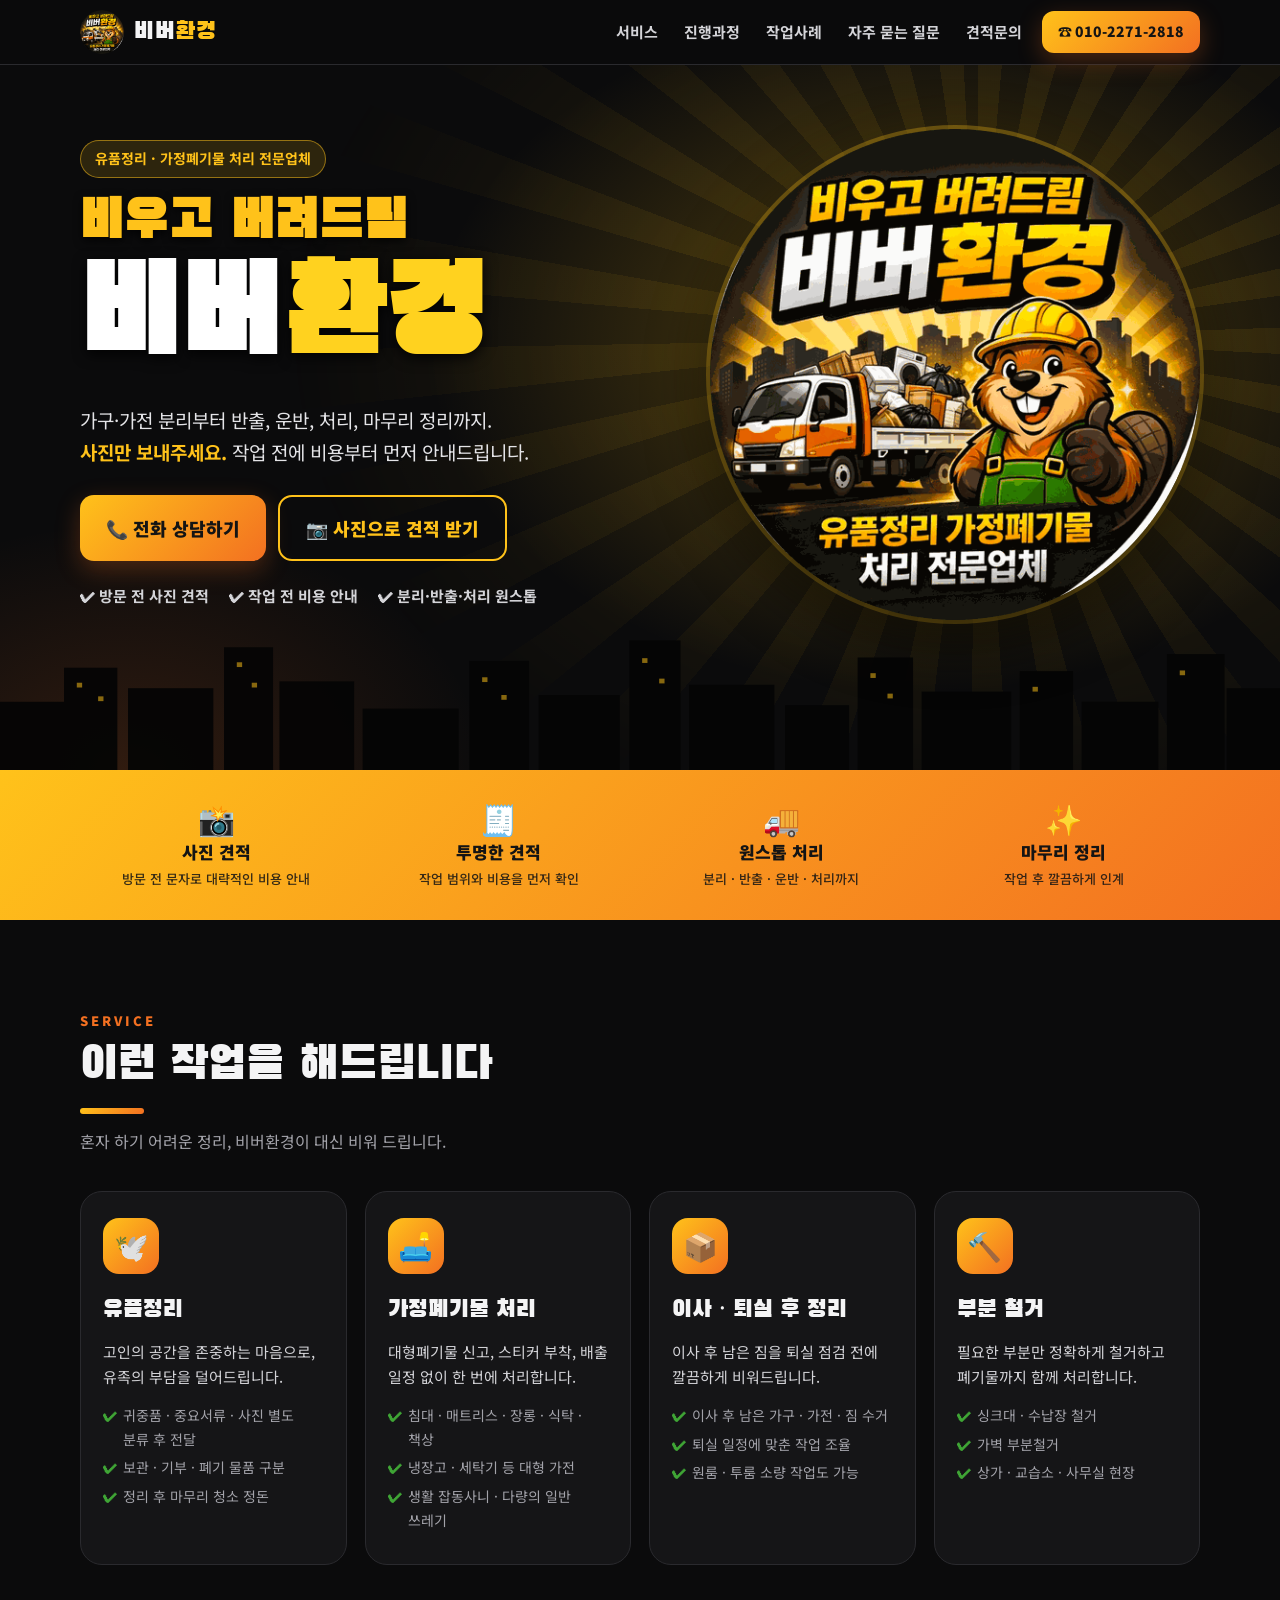
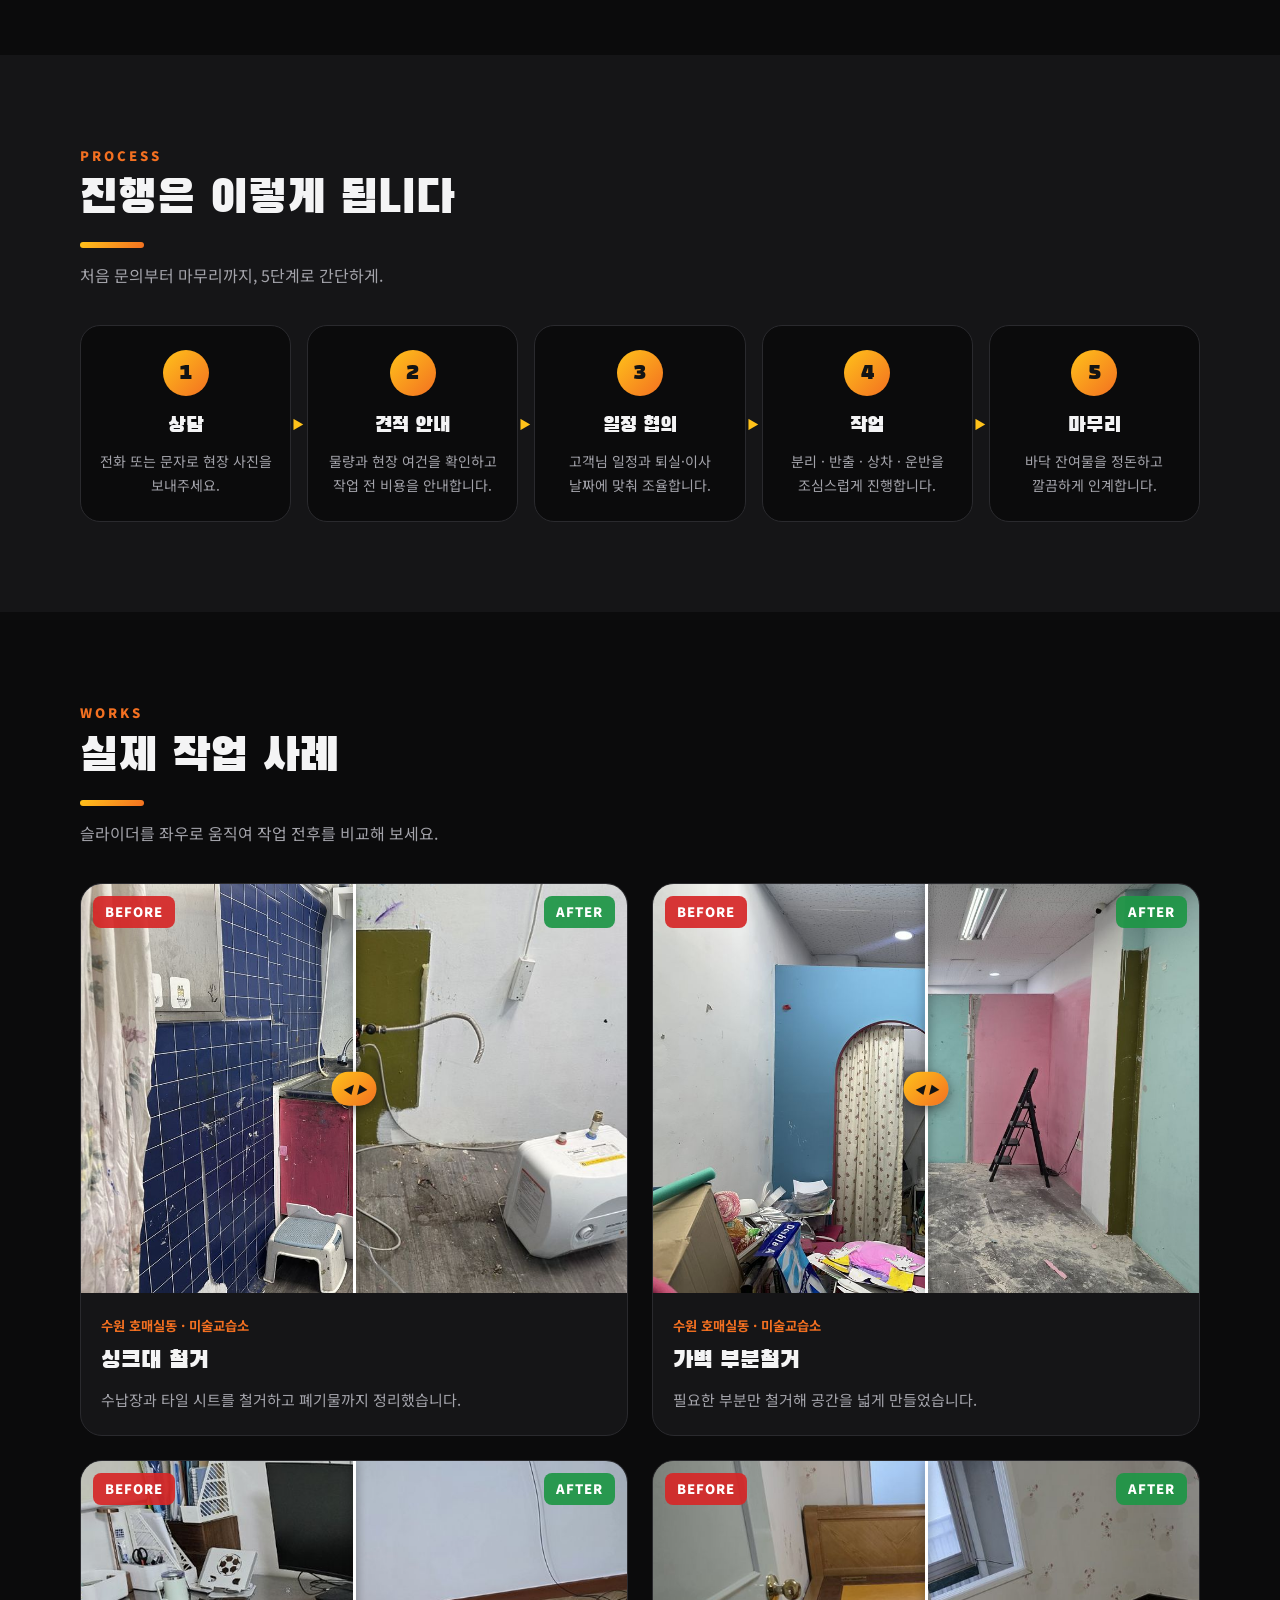
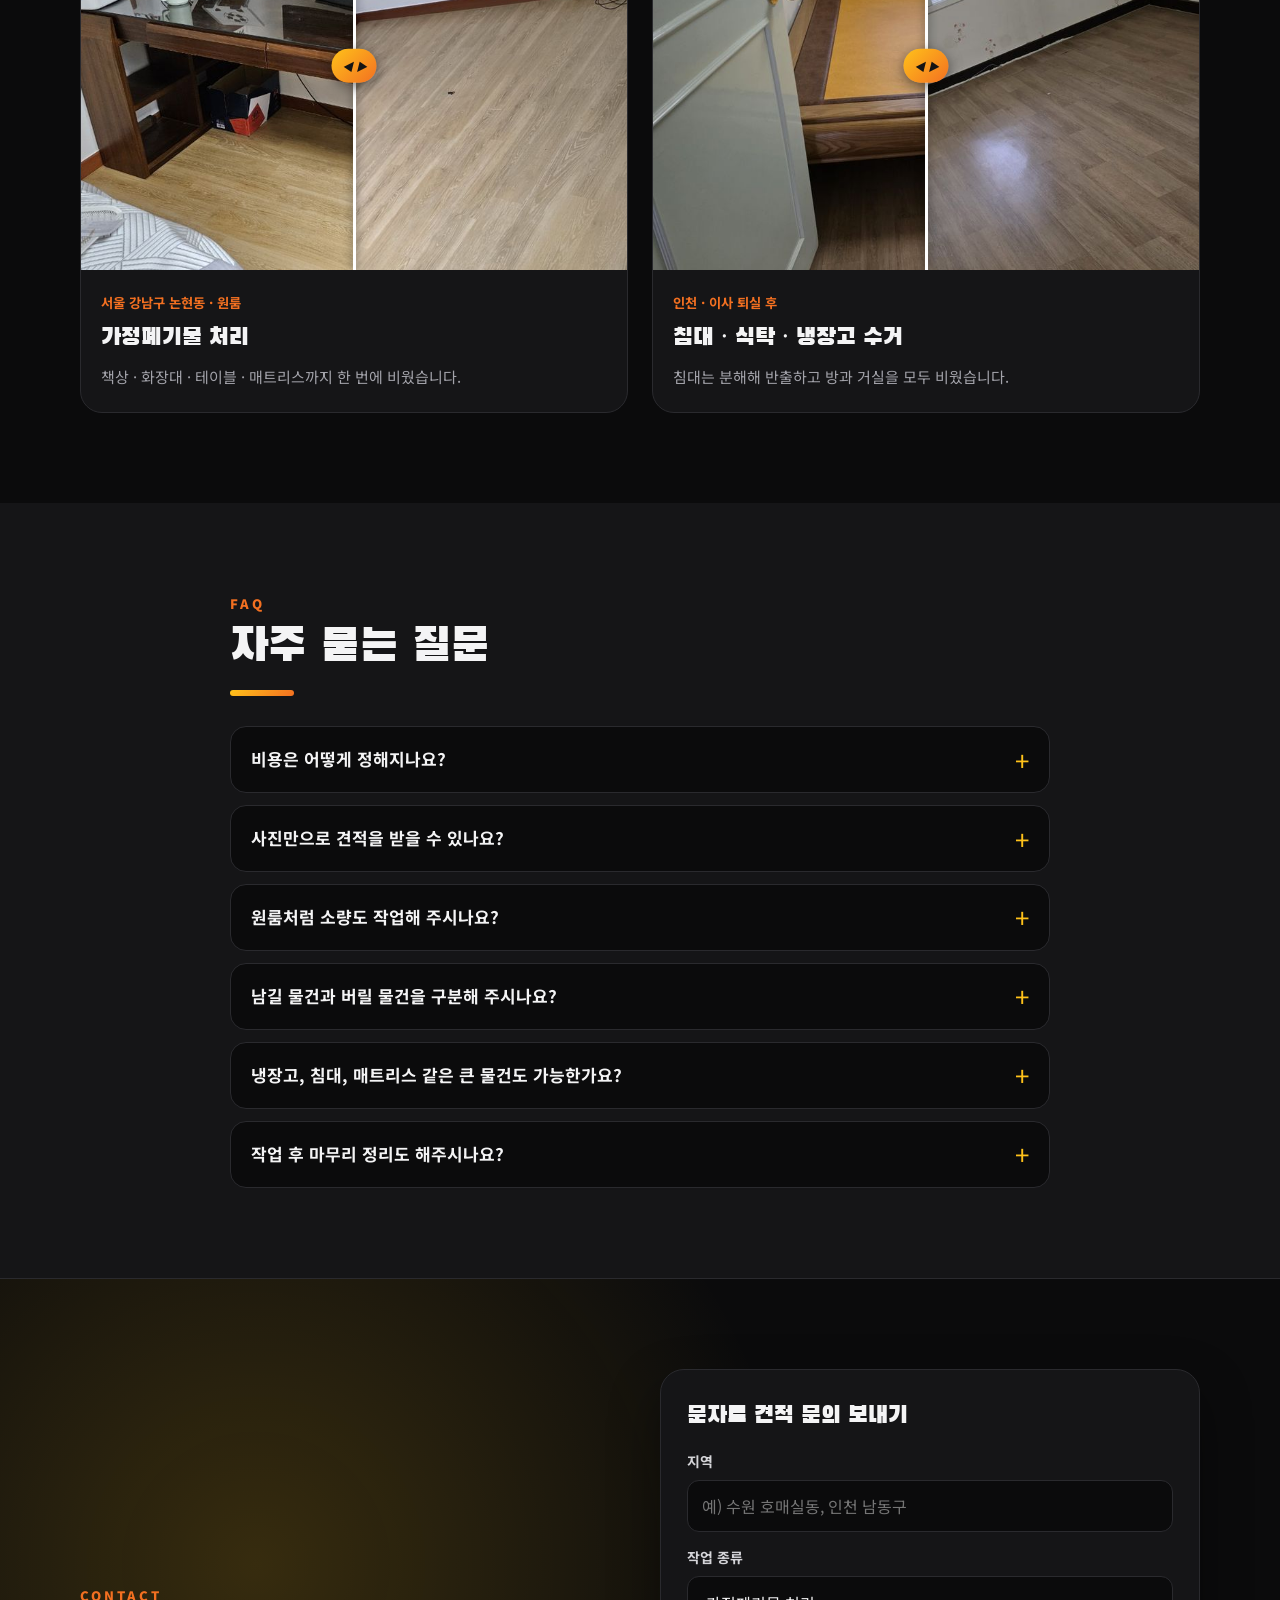
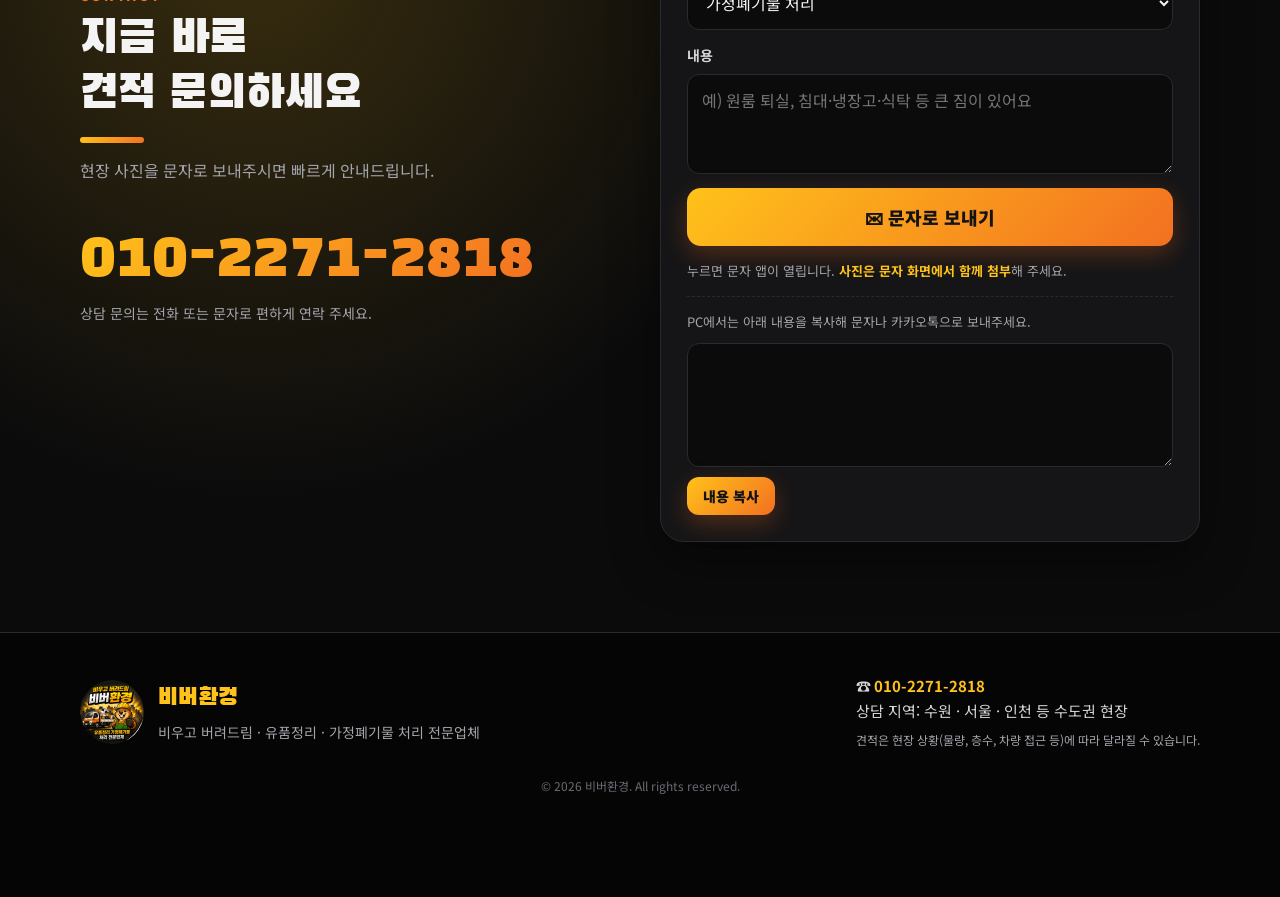
<file: index.html>
<!doctype html>
<html lang="ko">
<head>
<meta charset="utf-8">
<meta name="viewport" content="width=device-width, initial-scale=1">
<title>비버환경 | 유품정리 · 가정폐기물 처리 전문업체</title>
<meta name="description" content="비우고 버려드림, 비버환경. 유품정리, 가정폐기물 처리, 이사·퇴실 후 폐기물 정리, 싱크대·가벽 부분철거까지 한 번에 해결합니다. 사진 견적 상담 010-2271-2818">
<meta name="theme-color" content="#0b0b0c">
<meta property="og:type" content="website">
<meta property="og:title" content="비버환경 | 유품정리 · 가정폐기물 처리 전문업체">
<meta property="og:description" content="비우고 버려드림. 유품정리, 가정폐기물 처리, 이사·퇴실 후 정리, 부분철거. 사진 견적 상담 010-2271-2818">
<meta property="og:image" content="https://aa64446452-creator.github.io/beaver-env/og.jpg">
<link rel="icon" href="favicon.png">
<link rel="apple-touch-icon" href="favicon.png">
<link rel="preconnect" href="https://fonts.googleapis.com">
<link rel="preconnect" href="https://fonts.gstatic.com" crossorigin>
<link href="https://fonts.googleapis.com/css2?family=Black+Han+Sans&family=Noto+Sans+KR:wght@400;500;700;900&display=swap" rel="stylesheet">
<link rel="stylesheet" href="style.css?v=4">
<script type="application/ld+json">
{
  "@context": "https://schema.org",
  "@type": "LocalBusiness",
  "name": "비버환경",
  "description": "유품정리, 가정폐기물 처리, 이사·퇴실 후 폐기물 정리, 부분철거 전문업체",
  "telephone": "+82-10-2271-2818",
  "areaServed": ["수원", "서울 강남구", "인천"]
}
</script>
</head>
<body>
<script>document.documentElement.classList.add('js');</script>

<header class="nav" id="top">
  <a class="nav-logo" href="#top" aria-label="비버환경 홈">
    <img src="logo.png" alt="" width="44" height="44">
    <span>비버<em>환경</em></span>
  </a>
  <nav class="nav-links" aria-label="주요 메뉴">
    <a href="#services">서비스</a>
    <a href="#process">진행과정</a>
    <a href="#cases">작업사례</a>
    <a href="#faq">자주 묻는 질문</a>
    <a href="#contact">견적문의</a>
  </nav>
  <a class="btn btn-sm" href="tel:01022712818">☎ 010-2271-2818</a>
</header>

<main>
<!-- HERO -->
<section class="hero">
  <div class="rays" aria-hidden="true"></div>
  <svg class="skyline" viewBox="0 0 1200 220" preserveAspectRatio="none" aria-hidden="true">
    <g fill="#050505">
      <rect x="0" y="120" width="70" height="100"/><rect x="60" y="70" width="50" height="150"/>
      <rect x="120" y="100" width="80" height="120"/><rect x="210" y="40" width="46" height="180"/>
      <rect x="262" y="90" width="70" height="130"/><rect x="340" y="130" width="90" height="90"/>
      <rect x="440" y="60" width="56" height="160"/><rect x="505" y="110" width="76" height="110"/>
      <rect x="590" y="30" width="48" height="190"/><rect x="646" y="95" width="80" height="125"/>
      <rect x="736" y="125" width="60" height="95"/><rect x="804" y="55" width="52" height="165"/>
      <rect x="864" y="105" width="84" height="115"/><rect x="956" y="75" width="50" height="145"/>
      <rect x="1014" y="120" width="72" height="100"/><rect x="1094" y="50" width="54" height="170"/>
      <rect x="1150" y="100" width="50" height="120"/>
    </g>
    <g fill="#FFC21A" opacity=".55">
      <rect x="72" y="92" width="5" height="7"/><rect x="92" y="112" width="5" height="7"/>
      <rect x="222" y="62" width="5" height="7"/><rect x="236" y="92" width="5" height="7"/>
      <rect x="452" y="84" width="5" height="7"/><rect x="470" y="110" width="5" height="7"/>
      <rect x="602" y="56" width="5" height="7"/><rect x="618" y="86" width="5" height="7"/>
      <rect x="816" y="78" width="5" height="7"/><rect x="832" y="108" width="5" height="7"/>
      <rect x="968" y="98" width="5" height="7"/><rect x="1106" y="74" width="5" height="7"/>
    </g>
  </svg>

  <div class="wrap hero-grid">
    <div class="hero-text">
      <p class="chip">유품정리 · 가정폐기물 처리 전문업체</p>
      <h1>
        <span class="slogan">비우고 버려드림</span>
        <span class="brand">비버<em>환경</em></span>
      </h1>
      <p class="lead">가구·가전 분리부터 반출, 운반, 처리, 마무리 정리까지.<br>
        <strong>사진만 보내주세요.</strong> 작업 전에 비용부터 먼저 안내드립니다.</p>
      <div class="cta">
        <a class="btn btn-lg" href="tel:01022712818">📞 전화 상담하기</a>
        <a class="btn btn-lg btn-ghost" href="#contact">📷 사진으로 견적 받기</a>
      </div>
      <ul class="hero-points">
        <li>✔ 방문 전 사진 견적</li>
        <li>✔ 작업 전 비용 안내</li>
        <li>✔ 분리·반출·처리 원스톱</li>
      </ul>
    </div>
    <div class="hero-logo">
      <div class="glow" aria-hidden="true"></div>
      <img src="logo.png" alt="비버환경 - 비우고 버려드림, 유품정리 가정폐기물 처리 전문업체" width="520" height="520">
    </div>
  </div>
</section>

<!-- TRUST -->
<section class="trust">
  <div class="wrap trust-grid">
    <div class="reveal"><b>📸</b><strong>사진 견적</strong><span>방문 전 문자로 대략적인 비용 안내</span></div>
    <div class="reveal"><b>🧾</b><strong>투명한 견적</strong><span>작업 범위와 비용을 먼저 확인</span></div>
    <div class="reveal"><b>🚚</b><strong>원스톱 처리</strong><span>분리 · 반출 · 운반 · 처리까지</span></div>
    <div class="reveal"><b>✨</b><strong>마무리 정리</strong><span>작업 후 깔끔하게 인계</span></div>
  </div>
</section>

<!-- SERVICES -->
<section class="sec" id="services">
  <div class="wrap">
    <p class="eyebrow">SERVICE</p>
    <h2>이런 작업을 해드립니다</h2>
    <p class="sub">혼자 하기 어려운 정리, 비버환경이 대신 비워 드립니다.</p>

    <div class="cards">
      <article class="card reveal">
        <div class="ico">🕊️</div>
        <h3>유품정리</h3>
        <p>고인의 공간을 존중하는 마음으로, 유족의 부담을 덜어드립니다.</p>
        <ul>
          <li>귀중품 · 중요서류 · 사진 별도 분류 후 전달</li>
          <li>보관 · 기부 · 폐기 물품 구분</li>
          <li>정리 후 마무리 청소 정돈</li>
        </ul>
      </article>
      <article class="card reveal">
        <div class="ico">🛋️</div>
        <h3>가정폐기물 처리</h3>
        <p>대형폐기물 신고, 스티커 부착, 배출 일정 없이 한 번에 처리합니다.</p>
        <ul>
          <li>침대 · 매트리스 · 장롱 · 식탁 · 책상</li>
          <li>냉장고 · 세탁기 등 대형 가전</li>
          <li>생활 잡동사니 · 다량의 일반 쓰레기</li>
        </ul>
      </article>
      <article class="card reveal">
        <div class="ico">📦</div>
        <h3>이사 · 퇴실 후 정리</h3>
        <p>이사 후 남은 짐을 퇴실 점검 전에 깔끔하게 비워드립니다.</p>
        <ul>
          <li>이사 후 남은 가구 · 가전 · 짐 수거</li>
          <li>퇴실 일정에 맞춘 작업 조율</li>
          <li>원룸 · 투룸 소량 작업도 가능</li>
        </ul>
      </article>
      <article class="card reveal">
        <div class="ico">🔨</div>
        <h3>부분 철거</h3>
        <p>필요한 부분만 정확하게 철거하고 폐기물까지 함께 처리합니다.</p>
        <ul>
          <li>싱크대 · 수납장 철거</li>
          <li>가벽 부분철거</li>
          <li>상가 · 교습소 · 사무실 현장</li>
        </ul>
      </article>
    </div>
  </div>
</section>

<!-- PROCESS -->
<section class="sec sec-alt" id="process">
  <div class="wrap">
    <p class="eyebrow">PROCESS</p>
    <h2>진행은 이렇게 됩니다</h2>
    <p class="sub">처음 문의부터 마무리까지, 5단계로 간단하게.</p>
    <ol class="steps">
      <li class="reveal"><span>1</span><h3>상담</h3><p>전화 또는 문자로 현장 사진을 보내주세요.</p></li>
      <li class="reveal"><span>2</span><h3>견적 안내</h3><p>물량과 현장 여건을 확인하고 작업 전 비용을 안내합니다.</p></li>
      <li class="reveal"><span>3</span><h3>일정 협의</h3><p>고객님 일정과 퇴실·이사 날짜에 맞춰 조율합니다.</p></li>
      <li class="reveal"><span>4</span><h3>작업</h3><p>분리 · 반출 · 상차 · 운반을 조심스럽게 진행합니다.</p></li>
      <li class="reveal"><span>5</span><h3>마무리</h3><p>바닥 잔여물을 정돈하고 깔끔하게 인계합니다.</p></li>
    </ol>
  </div>
</section>

<!-- CASES -->
<section class="sec" id="cases">
  <div class="wrap">
    <p class="eyebrow">WORKS</p>
    <h2>실제 작업 사례</h2>
    <p class="sub">슬라이더를 좌우로 움직여 작업 전후를 비교해 보세요.</p>

    <div class="case-grid">
      <article class="case reveal">
        <figure class="ba" style="--p:50%">
          <img class="after" src="sink-after.jpg" alt="싱크대 철거 후" loading="lazy">
          <img class="before" src="sink-before.jpg" alt="싱크대 철거 전" loading="lazy">
          <span class="tag tag-b">BEFORE</span><span class="tag tag-a">AFTER</span>
          <i class="knob" aria-hidden="true"></i>
          <input type="range" min="0" max="100" value="50" aria-label="싱크대 철거 전후 비교">
        </figure>
        <div class="case-body"><small>수원 호매실동 · 미술교습소</small><h3>싱크대 철거</h3><p>수납장과 타일 시트를 철거하고 폐기물까지 정리했습니다.</p></div>
      </article>

      <article class="case reveal">
        <figure class="ba" style="--p:50%">
          <img class="after" src="wall-after.jpg" alt="가벽 부분철거 후" loading="lazy">
          <img class="before" src="wall-before.jpg" alt="가벽 부분철거 전" loading="lazy">
          <span class="tag tag-b">BEFORE</span><span class="tag tag-a">AFTER</span>
          <i class="knob" aria-hidden="true"></i>
          <input type="range" min="0" max="100" value="50" aria-label="가벽 부분철거 전후 비교">
        </figure>
        <div class="case-body"><small>수원 호매실동 · 미술교습소</small><h3>가벽 부분철거</h3><p>필요한 부분만 철거해 공간을 넓게 만들었습니다.</p></div>
      </article>

      <article class="case reveal">
        <figure class="ba" style="--p:50%">
          <img class="after" style="object-position:50% 28%" src="room-after.jpg" alt="원룸 폐기물 수거 후" loading="lazy">
          <img class="before" src="room-before.jpg" alt="원룸 폐기물 수거 전" loading="lazy">
          <span class="tag tag-b">BEFORE</span><span class="tag tag-a">AFTER</span>
          <i class="knob" aria-hidden="true"></i>
          <input type="range" min="0" max="100" value="50" aria-label="원룸 가정폐기물 처리 전후 비교">
        </figure>
        <div class="case-body"><small>서울 강남구 논현동 · 원룸</small><h3>가정폐기물 처리</h3><p>책상 · 화장대 · 테이블 · 매트리스까지 한 번에 비웠습니다.</p></div>
      </article>

      <article class="case reveal">
        <figure class="ba" style="--p:50%">
          <img class="after" style="object-position:50% 30%" src="move-after.jpg" alt="이사 퇴실 후 침실 정리 완료" loading="lazy">
          <img class="before" src="move-before.jpg" alt="이사 퇴실 후 침대 수거 전" loading="lazy">
          <span class="tag tag-b">BEFORE</span><span class="tag tag-a">AFTER</span>
          <i class="knob" aria-hidden="true"></i>
          <input type="range" min="0" max="100" value="50" aria-label="이사 퇴실 후 정리 전후 비교">
        </figure>
        <div class="case-body"><small>인천 · 이사 퇴실 후</small><h3>침대 · 식탁 · 냉장고 수거</h3><p>침대는 분해해 반출하고 방과 거실을 모두 비웠습니다.</p></div>
      </article>
    </div>
  </div>
</section>

<!-- FAQ -->
<section class="sec sec-alt" id="faq">
  <div class="wrap narrow">
    <p class="eyebrow">FAQ</p>
    <h2>자주 묻는 질문</h2>
    <div class="faq">
      <details class="reveal"><summary>비용은 어떻게 정해지나요?</summary>
        <p>폐기물의 양과 종류, 층수와 엘리베이터 유무, 차량 접근 및 주차 여건에 따라 달라집니다. 사진이나 방문으로 확인한 뒤 <b>작업 전에 먼저</b> 범위와 비용을 안내드립니다.</p></details>
      <details class="reveal"><summary>사진만으로 견적을 받을 수 있나요?</summary>
        <p>네, 방 전체와 버릴 물건이 보이도록 문자로 보내주시면 대략적인 비용을 안내드립니다. 필요하면 방문해서 정확하게 확인합니다.</p></details>
      <details class="reveal"><summary>원룸처럼 소량도 작업해 주시나요?</summary>
        <p>원룸·투룸 소량 작업도 가능합니다. 양이 적어도 편하게 문의해 주세요.</p></details>
      <details class="reveal"><summary>남길 물건과 버릴 물건을 구분해 주시나요?</summary>
        <p>작업 전에 고객님과 함께 확인하고 버릴 물건만 정리합니다. 귀중품, 중요 서류, 사진 등은 따로 분류해 드립니다.</p></details>
      <details class="reveal"><summary>냉장고, 침대, 매트리스 같은 큰 물건도 가능한가요?</summary>
        <p>가능합니다. 침대처럼 통째로 옮기기 어려운 가구는 분해해서 바닥과 벽이 상하지 않게 반출합니다.</p></details>
      <details class="reveal"><summary>작업 후 마무리 정리도 해주시나요?</summary>
        <p>폐기물 수거 후 바닥에 남은 잔여물과 먼지를 정돈해 인계해 드립니다. 별도의 청소가 필요하시면 함께 문의해 주세요.</p></details>
    </div>
  </div>
</section>

<!-- CONTACT -->
<section class="sec contact" id="contact">
  <div class="wrap contact-grid">
    <div class="contact-text">
      <p class="eyebrow">CONTACT</p>
      <h2>지금 바로<br>견적 문의하세요</h2>
      <p class="sub">현장 사진을 문자로 보내주시면 빠르게 안내드립니다.</p>
      <a class="bigtel" href="tel:01022712818">010-2271-2818</a>
      <p class="note">상담 문의는 전화 또는 문자로 편하게 연락 주세요.</p>
    </div>

    <form class="form" id="smsForm" autocomplete="off">
      <h3>문자로 견적 문의 보내기</h3>
      <label>지역<input type="text" id="fArea" placeholder="예) 수원 호매실동, 인천 남동구"></label>
      <label>작업 종류
        <select id="fType">
          <option>가정폐기물 처리</option>
          <option>유품정리</option>
          <option>이사·퇴실 후 정리</option>
          <option>부분 철거</option>
          <option>기타 / 잘 모르겠어요</option>
        </select>
      </label>
      <label>내용<textarea id="fMsg" rows="3" placeholder="예) 원룸 퇴실, 침대·냉장고·식탁 등 큰 짐이 있어요"></textarea></label>
      <button class="btn btn-lg" type="submit">✉ 문자로 보내기</button>
      <p class="hint">누르면 문자 앱이 열립니다. <b>사진은 문자 화면에서 함께 첨부</b>해 주세요.</p>
      <div class="preview" id="preview" hidden>
        <p>PC에서는 아래 내용을 복사해 문자나 카카오톡으로 보내주세요.</p>
        <textarea id="pvText" rows="4" readonly></textarea>
        <button type="button" class="btn btn-sm" id="copyBtn">내용 복사</button>
      </div>
    </form>
  </div>
</section>
</main>

<footer class="footer">
  <div class="wrap foot-grid">
    <div class="foot-brand">
      <img src="logo.png" alt="" width="64" height="64">
      <div><strong>비버환경</strong><span>비우고 버려드림 · 유품정리 · 가정폐기물 처리 전문업체</span></div>
    </div>
    <div class="foot-info">
      <p>☎ <a href="tel:01022712818">010-2271-2818</a></p>
      <p>상담 지역: 수원 · 서울 · 인천 등 수도권 현장</p>
      <p class="small">견적은 현장 상황(물량, 층수, 차량 접근 등)에 따라 달라질 수 있습니다.</p>
    </div>
  </div>
  <p class="copy">© <span id="yr">2026</span> 비버환경. All rights reserved.</p>
</footer>

<!-- 모바일 하단 고정 버튼 -->
<div class="dock">
  <a href="tel:01022712818">📞 전화 상담</a>
  <a href="#contact" class="alt">✉ 문자 견적</a>
</div>

<script src="script.js?v=3"></script>
</body>
</html>
</file>
<file: style.css>
/* ===== 비버환경 사이트 스타일 (로고 색상 기반) ===== */
:root{
  --bg:#0b0b0c; --panel:#151517; --panel2:#1b1b1e; --line:#2a2a2e;
  --y:#FFC21A; --o:#F37021; --g:#3FA535; --txt:#f4f4f5; --mute:#a3a3aa;
  --grad:linear-gradient(135deg,#FFC21A 0%,#F37021 100%);
  --head:'Black Han Sans','Noto Sans KR','Apple SD Gothic Neo','Malgun Gothic',sans-serif;
  --body:'Noto Sans KR','Pretendard','Apple SD Gothic Neo','Malgun Gothic',sans-serif;
}
*{box-sizing:border-box;margin:0;padding:0}
html{scroll-behavior:smooth;-webkit-text-size-adjust:100%}
body{background:var(--bg);color:var(--txt);font-family:var(--body);line-height:1.7;overflow-x:hidden;word-break:keep-all;overflow-wrap:break-word}
img{max-width:100%;height:auto;display:block}
a{color:inherit;text-decoration:none}
ul,ol{list-style:none}
.wrap{width:min(1120px,100% - 40px);margin-inline:auto}
.narrow{width:min(820px,100% - 40px)}
section[id]{scroll-margin-top:76px}

/* ---------- 버튼 ---------- */
.btn{display:inline-flex;align-items:center;justify-content:center;gap:8px;background:var(--grad);color:#141414;font-weight:900;border:0;border-radius:14px;padding:12px 20px;cursor:pointer;transition:transform .15s,box-shadow .15s;font-family:var(--body);font-size:16px;box-shadow:0 8px 24px rgba(243,112,33,.28)}
.btn:hover{transform:translateY(-2px);box-shadow:0 12px 30px rgba(243,112,33,.4)}
.btn-sm{padding:9px 16px;font-size:14px;border-radius:12px;white-space:nowrap}
.btn-lg{padding:16px 26px;font-size:18px}
.btn-ghost{background:transparent;color:var(--y);border:2px solid var(--y);box-shadow:none}
.btn-ghost:hover{background:rgba(255,194,26,.1);box-shadow:none}

/* ---------- 상단 내비 ---------- */
.nav{position:sticky;top:0;z-index:50;display:flex;align-items:center;gap:20px;padding:10px max(20px,calc((100% - 1120px)/2));background:rgba(11,11,12,.86);backdrop-filter:blur(12px);-webkit-backdrop-filter:blur(12px);border-bottom:1px solid var(--line)}
.nav-logo{display:flex;align-items:center;gap:10px;font-family:var(--head);font-size:24px;letter-spacing:.5px}
.nav-logo img{width:44px;height:44px;aspect-ratio:1/1;border-radius:50%}
.nav-logo em{font-style:normal;color:var(--y)}
.nav-links{display:flex;gap:26px;margin-left:auto;font-weight:700;font-size:15px;color:#d4d4d8}
.nav-links a{position:relative;padding:6px 0}
.nav-links a::after{content:"";position:absolute;left:0;bottom:0;height:2px;width:0;background:var(--y);transition:width .2s}
.nav-links a:hover{color:var(--y)} .nav-links a:hover::after{width:100%}

/* ---------- 히어로 ---------- */
.hero{position:relative;overflow:hidden;background:#0b0b0c;padding:64px 0 150px}
.hero::before{content:"";position:absolute;inset:0;background:radial-gradient(55% 70% at 72% 40%,rgba(255,194,26,.30),transparent 70%),radial-gradient(40% 50% at 10% 100%,rgba(243,112,33,.16),transparent 70%)}
.rays{position:absolute;inset:-20% -10%;background:repeating-conic-gradient(from 0deg at 72% 42%,rgba(255,194,26,.10) 0 5deg,transparent 5deg 11deg);-webkit-mask-image:radial-gradient(60% 70% at 72% 42%,#000 20%,transparent 75%);mask-image:radial-gradient(60% 70% at 72% 42%,#000 20%,transparent 75%);animation:spin 80s linear infinite}
@keyframes spin{to{transform:rotate(360deg)}}
.skyline{position:absolute;left:0;bottom:0;width:100%;height:150px;opacity:.95}
.hero-grid{position:relative;display:grid;grid-template-columns:1.1fr .9fr;gap:30px;align-items:center}
.chip{display:inline-block;background:rgba(255,194,26,.14);border:1px solid rgba(255,194,26,.5);color:var(--y);font-weight:700;font-size:14px;padding:6px 14px;border-radius:999px;margin-bottom:18px}
h1{line-height:1.05;margin-bottom:22px}
.slogan{display:block;font-family:var(--head);font-size:clamp(30px,5vw,52px);color:var(--y);letter-spacing:1px;margin-bottom:6px;text-shadow:0 3px 10px rgba(0,0,0,.8)}
.brand{display:block;font-family:var(--head);font-size:clamp(64px,11vw,120px);color:#fff;letter-spacing:3px;text-shadow:0 4px 14px rgba(0,0,0,.85)}
.brand em{font-style:normal;color:#FFD21F;-webkit-text-fill-color:#FFD21F;background:none;-webkit-text-stroke:0;text-shadow:0 4px 14px rgba(0,0,0,.85)}
.lead{font-size:clamp(16px,2vw,19px);color:#e4e4e7;margin-bottom:26px}
.lead strong{color:var(--y)}
.cta{display:flex;flex-wrap:wrap;gap:12px;margin-bottom:22px}
.hero-points{display:flex;flex-wrap:wrap;gap:8px 20px;color:#d4d4d8;font-weight:700;font-size:15px}
.hero-logo{position:relative;justify-self:center;width:min(100%,500px)}
.hero-logo img{position:relative;width:100%;height:auto;aspect-ratio:1/1;border-radius:50%;box-shadow:0 20px 60px rgba(0,0,0,.6),0 0 0 4px rgba(255,194,26,.35);animation:float 5s ease-in-out infinite}
.hero-logo .glow{position:absolute;inset:-8%;background:radial-gradient(circle,rgba(255,194,26,.45),transparent 65%);filter:blur(18px)}
@keyframes float{50%{transform:translateY(-12px)}}

/* ---------- 신뢰 바 ---------- */
.trust{background:var(--grad);color:#141414;position:relative}
.trust-grid{display:grid;grid-template-columns:repeat(4,1fr);gap:10px;padding:22px 0}
.trust-grid div{display:flex;flex-direction:column;align-items:center;text-align:center;gap:2px;padding:8px 6px}
.trust-grid b{font-size:30px;line-height:1.2}
.trust-grid strong{font-weight:900;font-size:17px}
.trust-grid span{font-size:13px;font-weight:500;opacity:.85}

/* ---------- 공통 섹션 ---------- */
.sec{padding:90px 0}
.sec-alt{background:var(--panel)}
.eyebrow{color:var(--o);font-weight:900;letter-spacing:3px;font-size:13px;margin-bottom:6px}
h2{font-family:var(--head);font-size:clamp(30px,5vw,46px);line-height:1.2;font-weight:400;margin-bottom:10px}
h2::after{content:"";display:block;width:64px;height:6px;border-radius:3px;background:var(--grad);margin-top:14px}
.sub{color:var(--mute);margin:14px 0 36px;font-size:16px}

/* ---------- 서비스 카드 ---------- */
.cards{display:grid;grid-template-columns:repeat(4,1fr);gap:18px}
.card{background:var(--panel);border:1px solid var(--line);border-radius:22px;padding:26px 22px;transition:transform .2s,border-color .2s,box-shadow .2s}
.card:hover{transform:translateY(-6px);border-color:var(--y);box-shadow:0 14px 36px rgba(255,194,26,.12)}
.ico{width:56px;height:56px;display:grid;place-items:center;font-size:28px;background:var(--grad);border-radius:16px;margin-bottom:16px}
.card h3{font-family:var(--head);font-weight:400;font-size:24px;margin-bottom:8px}
.card>p{color:#d4d4d8;font-size:15px;margin-bottom:14px}
.card li{position:relative;padding-left:20px;color:var(--mute);font-size:14px;margin-bottom:5px}
.card li::before{content:"✔";position:absolute;left:0;color:var(--g);font-weight:900}

/* ---------- 진행 과정 ---------- */
.steps{display:grid;grid-template-columns:repeat(5,1fr);gap:16px;position:relative;counter-reset:s}
.steps li{position:relative;background:var(--bg);border:1px solid var(--line);border-radius:20px;padding:24px 18px;text-align:center}
.steps li span{display:grid;place-items:center;width:46px;height:46px;margin:0 auto 12px;border-radius:50%;background:var(--grad);color:#141414;font-family:var(--head);font-size:22px}
.steps h3{font-family:var(--head);font-weight:400;font-size:21px;margin-bottom:6px}
.steps p{color:var(--mute);font-size:14px}
.steps li:not(:last-child)::after{content:"▶";position:absolute;right:-14px;top:50%;transform:translateY(-50%);color:var(--y);font-size:12px;z-index:2}

/* ---------- 작업 사례 (전후 비교) ---------- */
.case-grid{display:grid;grid-template-columns:repeat(2,1fr);gap:24px}
.case{background:var(--panel);border:1px solid var(--line);border-radius:22px;overflow:hidden}
.ba{position:relative;aspect-ratio:4/3;overflow:hidden;background:#000;user-select:none;-webkit-user-select:none;touch-action:pan-y}
.ba img{position:absolute;inset:0;width:100%;height:100%;object-fit:cover;pointer-events:none}
.ba .before{clip-path:inset(0 calc(100% - var(--p)) 0 0)}
.ba .tag{position:absolute;top:12px;padding:5px 12px;border-radius:8px;font-weight:900;font-size:13px;letter-spacing:1px;color:#fff;z-index:3}
.tag-b{left:12px;background:rgba(214,40,40,.92)} .tag-a{right:12px;background:rgba(30,150,70,.92)}
.knob{position:absolute;top:0;bottom:0;left:var(--p);width:3px;margin-left:-1.5px;background:#fff;z-index:4;box-shadow:0 0 10px rgba(0,0,0,.6);pointer-events:none}
.knob::after{content:"◀ ▶";position:absolute;top:50%;left:50%;transform:translate(-50%,-50%);background:var(--grad);color:#141414;font-size:11px;font-weight:900;white-space:nowrap;padding:8px 10px;border-radius:999px;box-shadow:0 4px 14px rgba(0,0,0,.5)}
.ba input{position:absolute;inset:0;width:100%;height:100%;opacity:0;cursor:ew-resize;z-index:5;margin:0}
.case-body{padding:18px 20px 22px}
.case-body small{color:var(--o);font-weight:700}
.case-body h3{font-family:var(--head);font-weight:400;font-size:24px;margin:2px 0 6px}
.case-body p{color:var(--mute);font-size:15px}

/* ---------- FAQ ---------- */
.faq{margin-top:30px;display:grid;gap:12px}
details{background:var(--bg);border:1px solid var(--line);border-radius:16px;overflow:hidden}
details[open]{border-color:var(--y)}
summary{list-style:none;cursor:pointer;padding:18px 54px 18px 20px;font-weight:700;font-size:17px;position:relative}
summary::-webkit-details-marker{display:none}
summary::after{content:"+";position:absolute;right:20px;top:50%;transform:translateY(-50%);font-size:26px;color:var(--y);font-weight:400;transition:transform .2s}
details[open] summary::after{transform:translateY(-50%) rotate(45deg)}
details p{padding:0 20px 20px;color:#d4d4d8;font-size:15px}
details b{color:var(--y)}

/* ---------- 문의 ---------- */
.contact{background:radial-gradient(60% 80% at 20% 30%,rgba(255,194,26,.18),transparent 70%),#0b0b0c;border-top:1px solid var(--line)}
.contact-grid{display:grid;grid-template-columns:1fr 1fr;gap:40px;align-items:center}
.bigtel{display:inline-block;margin:6px 0 10px;font-family:var(--head);font-size:clamp(38px,6vw,60px);background:var(--grad);-webkit-background-clip:text;background-clip:text;-webkit-text-fill-color:transparent;line-height:1.1}
.note{color:var(--mute);font-size:14px}
.form{background:var(--panel);border:1px solid var(--line);border-radius:24px;padding:26px;display:grid;gap:14px;box-shadow:0 20px 50px rgba(0,0,0,.4)}
.form h3{font-family:var(--head);font-weight:400;font-size:24px}
.form label{display:grid;gap:6px;font-weight:700;font-size:14px;color:#d4d4d8}
.form input,.form select,.form textarea{width:100%;background:var(--bg);border:1px solid var(--line);color:var(--txt);border-radius:12px;padding:13px 14px;font-size:16px;font-family:var(--body);outline:none}
.form input:focus,.form select:focus,.form textarea:focus{border-color:var(--y);box-shadow:0 0 0 3px rgba(255,194,26,.18)}
.form textarea{resize:vertical}
.hint{color:var(--mute);font-size:13px}
.hint b{color:var(--y)}
.preview{border-top:1px dashed var(--line);padding-top:14px;display:grid;gap:10px}
.preview p{color:var(--mute);font-size:13px}
.preview .btn{justify-self:start}

/* ---------- 푸터 ---------- */
.footer{background:#050505;border-top:1px solid var(--line);padding:40px 0 100px}
.foot-grid{display:flex;flex-wrap:wrap;justify-content:space-between;gap:24px}
.foot-brand{display:flex;gap:14px;align-items:center}
.foot-brand img{width:64px;height:64px;border-radius:50%}
.foot-brand strong{display:block;font-family:var(--head);font-weight:400;font-size:24px;color:var(--y)}
.foot-brand span{color:var(--mute);font-size:14px}
.foot-info{color:#d4d4d8;font-size:15px}
.foot-info a{color:var(--y);font-weight:700}
.foot-info .small{color:var(--mute);font-size:12px;margin-top:6px}
.copy{text-align:center;color:#6b6b73;font-size:12px;margin-top:26px}

/* ---------- 모바일 하단 고정 버튼 ---------- */
.dock{display:none}

/* ---------- 스크롤 등장 효과 ---------- */
.js .reveal{opacity:0;transform:translateY(24px);transition:opacity .6s ease,transform .6s ease}
.js .reveal.in{opacity:1;transform:none}
@media (prefers-reduced-motion:reduce){
  .rays,.hero-logo img{animation:none}
  .js .reveal{opacity:1;transform:none;transition:none}
  html{scroll-behavior:auto}
}

/* ---------- 반응형 ---------- */
@media (max-width:980px){
  .cards{grid-template-columns:repeat(2,1fr)}
  .steps{grid-template-columns:1fr 1fr}
  .steps li:not(:last-child)::after{display:none}
  .steps li:last-child{grid-column:1/-1}
  .nav-links{display:none}
  .nav .btn{margin-left:auto}
  .hero-grid{grid-template-columns:1fr}
  .hero-logo{order:-1;width:min(60%,300px)}
  .hero{padding:36px 0 120px}
  .hero-text{text-align:center}
  .cta,.hero-points{justify-content:center}
  .contact-grid{grid-template-columns:1fr}
  .contact-text{text-align:center}
  h2::after{margin-inline:auto}
  .eyebrow,h2,.sub{text-align:center}
}
@media (max-width:640px){
  .lead br{display:none}
  .wrap{width:calc(100% - 32px)}
  .sec{padding:64px 0}
  .cards,.case-grid{grid-template-columns:1fr}
  .trust-grid{grid-template-columns:1fr 1fr}
  .steps{grid-template-columns:1fr}
  .btn-lg{width:100%}
  .hero-points{flex-direction:column;align-items:center;gap:4px}
  .nav{padding:8px 16px}
  .nav-logo{font-size:21px}
  .nav-logo img{width:38px;height:38px}
  .footer{padding-bottom:110px}
  .dock{display:grid;grid-template-columns:1fr 1fr;gap:10px;position:fixed;left:0;right:0;bottom:0;z-index:60;padding:10px 14px calc(10px + env(safe-area-inset-bottom));background:rgba(11,11,12,.94);backdrop-filter:blur(10px);-webkit-backdrop-filter:blur(10px);border-top:1px solid var(--line)}
  .dock a{display:grid;place-items:center;padding:14px;border-radius:14px;background:var(--grad);color:#141414;font-weight:900;font-size:17px}
  .dock a.alt{background:transparent;color:var(--y);border:2px solid var(--y)}
}
</file>
